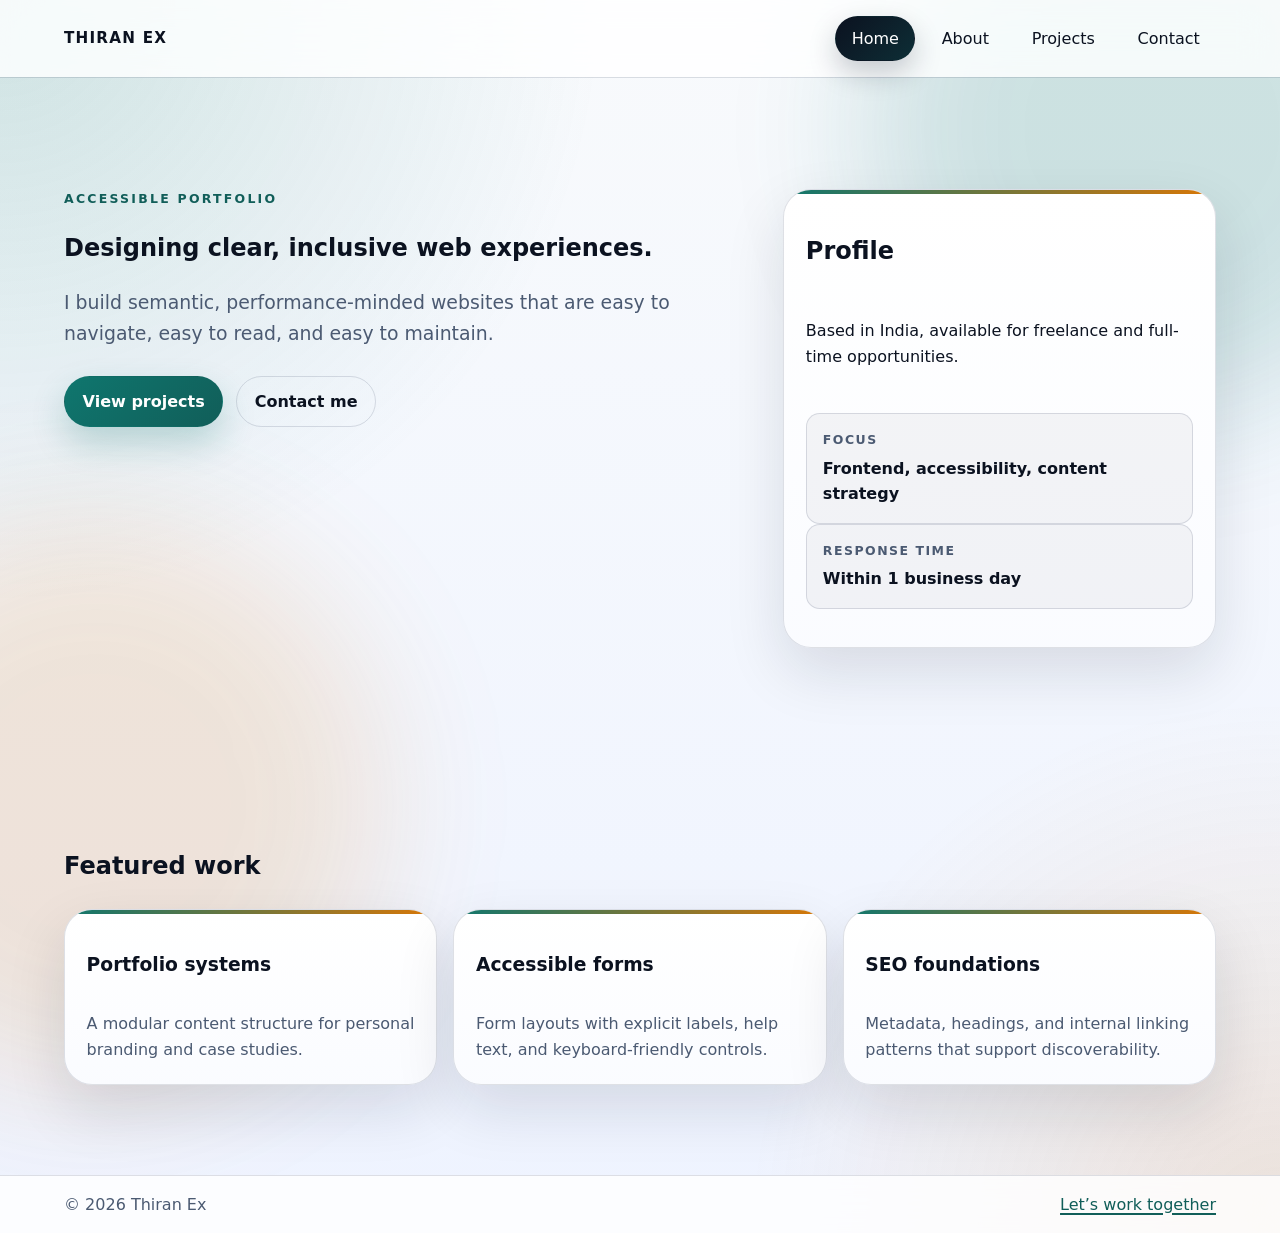
<file: index.html>
<!doctype html>
<html lang="en">
<head>
  <meta charset="utf-8">
  <meta name="viewport" content="width=device-width, initial-scale=1">
  <title>Thiran Ex | Accessible Portfolio</title>
  <meta name="description" content="Accessible, SEO-friendly personal portfolio for Thiran Ex featuring selected work, experience, and contact details.">
  <meta name="robots" content="index, follow">
  <meta name="theme-color" content="#0f172a">
  <link rel="canonical" href="https://thiranex-portfolio.example/">
  <meta property="og:type" content="website">
  <meta property="og:title" content="Thiran Ex | Accessible Portfolio">
  <meta property="og:description" content="Accessible, semantic personal portfolio website with a clear structure and a fully labeled contact form.">
  <meta property="og:url" content="https://thiranex-portfolio.example/">
  <link rel="stylesheet" href="styles.css">
</head>
<body>
  <a class="skip-link" href="#main-content">Skip to main content</a>

  <header class="site-header" role="banner">
    <div class="container header-inner">
      <a class="brand" href="index.html" aria-label="Thiran Ex home">Thiran Ex</a>
      <nav class="site-nav" aria-label="Primary">
        <ul class="nav-list" role="list">
          <li><a aria-current="page" href="index.html">Home</a></li>
          <li><a href="about.html">About</a></li>
          <li><a href="projects.html">Projects</a></li>
          <li><a href="contact.html">Contact</a></li>
        </ul>
      </nav>
    </div>
  </header>

  <main id="main-content">
    <section class="hero section" aria-labelledby="hero-title">
      <div class="container hero-grid">
        <div>
          <p class="eyebrow">Accessible portfolio</p>
          <h1 id="hero-title">Designing clear, inclusive web experiences.</h1>
          <p class="lead">I build semantic, performance-minded websites that are easy to navigate, easy to read, and easy to maintain.</p>
          <div class="button-row" aria-label="Primary calls to action">
            <a class="button button-primary" href="projects.html">View projects</a>
            <a class="button button-secondary" href="contact.html">Contact me</a>
          </div>
        </div>
        <aside class="hero-card" aria-labelledby="profile-title">
          <h2 id="profile-title">Profile</h2>
          <p>Based in India, available for freelance and full-time opportunities.</p>
          <dl class="stats" aria-label="Quick facts">
            <div>
              <dt>Focus</dt>
              <dd>Frontend, accessibility, content strategy</dd>
            </div>
            <div>
              <dt>Response time</dt>
              <dd>Within 1 business day</dd>
            </div>
          </dl>
        </aside>
      </div>
    </section>

    <section class="section" aria-labelledby="featured-title">
      <div class="container">
        <h2 id="featured-title">Featured work</h2>
        <div class="card-grid">
          <article class="card">
            <h3>Portfolio systems</h3>
            <p>A modular content structure for personal branding and case studies.</p>
          </article>
          <article class="card">
            <h3>Accessible forms</h3>
            <p>Form layouts with explicit labels, help text, and keyboard-friendly controls.</p>
          </article>
          <article class="card">
            <h3>SEO foundations</h3>
            <p>Metadata, headings, and internal linking patterns that support discoverability.</p>
          </article>
        </div>
      </div>
    </section>
  </main>

  <footer class="site-footer" role="contentinfo">
    <div class="container footer-inner">
      <p>© 2026 Thiran Ex</p>
      <p><a href="contact.html">Let’s work together</a></p>
    </div>
  </footer>
</body>
</html>
</file>
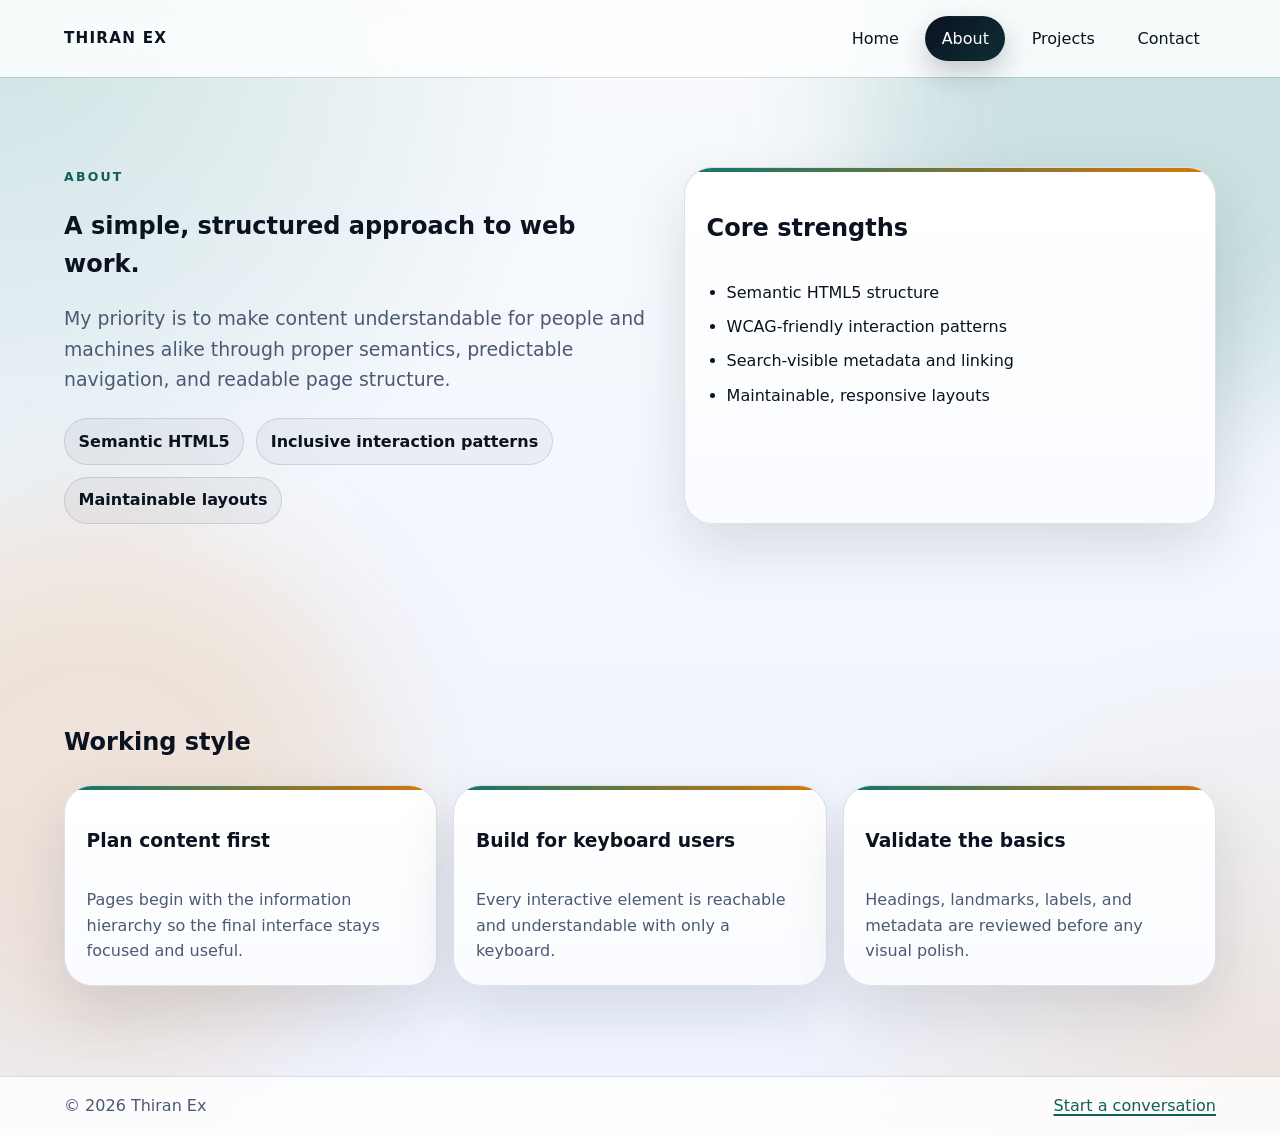
<file: about.html>
<!doctype html>
<html lang="en">
<head>
  <meta charset="utf-8">
  <meta name="viewport" content="width=device-width, initial-scale=1">
  <title>About | Thiran Ex</title>
  <meta name="description" content="Learn more about Thiran Ex, a detail-oriented web creator focused on semantic HTML, accessibility, and SEO.">
  <meta name="robots" content="index, follow">
  <meta name="theme-color" content="#0f172a">
  <link rel="canonical" href="https://thiranex-portfolio.example/about.html">
  <meta property="og:type" content="website">
  <meta property="og:title" content="About | Thiran Ex">
  <meta property="og:description" content="Background, skills, and approach for an accessible portfolio website.">
  <meta property="og:url" content="https://thiranex-portfolio.example/about.html">
  <link rel="stylesheet" href="styles.css">
</head>
<body>
  <a class="skip-link" href="#main-content">Skip to main content</a>

  <header class="site-header" role="banner">
    <div class="container header-inner">
      <a class="brand" href="index.html" aria-label="Thiran Ex home">Thiran Ex</a>
      <nav class="site-nav" aria-label="Primary">
        <ul class="nav-list" role="list">
          <li><a href="index.html">Home</a></li>
          <li><a aria-current="page" href="about.html">About</a></li>
          <li><a href="projects.html">Projects</a></li>
          <li><a href="contact.html">Contact</a></li>
        </ul>
      </nav>
    </div>
  </header>

  <main id="main-content">
    <section class="section" aria-labelledby="about-title">
      <div class="container two-column">
        <div>
          <p class="eyebrow">About</p>
          <h1 id="about-title">A simple, structured approach to web work.</h1>
          <p class="lead">My priority is to make content understandable for people and machines alike through proper semantics, predictable navigation, and readable page structure.</p>
          <ul class="feature-pills" role="list" aria-label="Core strengths summary">
            <li>Semantic HTML5</li>
            <li>Inclusive interaction patterns</li>
            <li>Maintainable layouts</li>
          </ul>
        </div>
        <aside class="hero-card" aria-labelledby="skills-title">
          <h2 id="skills-title">Core strengths</h2>
          <ul class="checklist">
            <li>Semantic HTML5 structure</li>
            <li>WCAG-friendly interaction patterns</li>
            <li>Search-visible metadata and linking</li>
            <li>Maintainable, responsive layouts</li>
          </ul>
        </aside>
      </div>
    </section>

    <section class="section" aria-labelledby="process-title">
      <div class="container">
        <h2 id="process-title">Working style</h2>
        <div class="card-grid">
          <article class="card">
            <h3>Plan content first</h3>
            <p>Pages begin with the information hierarchy so the final interface stays focused and useful.</p>
          </article>
          <article class="card">
            <h3>Build for keyboard users</h3>
            <p>Every interactive element is reachable and understandable with only a keyboard.</p>
          </article>
          <article class="card">
            <h3>Validate the basics</h3>
            <p>Headings, landmarks, labels, and metadata are reviewed before any visual polish.</p>
          </article>
        </div>
      </div>
    </section>
  </main>

  <footer class="site-footer" role="contentinfo">
    <div class="container footer-inner">
      <p>© 2026 Thiran Ex</p>
      <p><a href="contact.html">Start a conversation</a></p>
    </div>
  </footer>
</body>
</html>
</file>
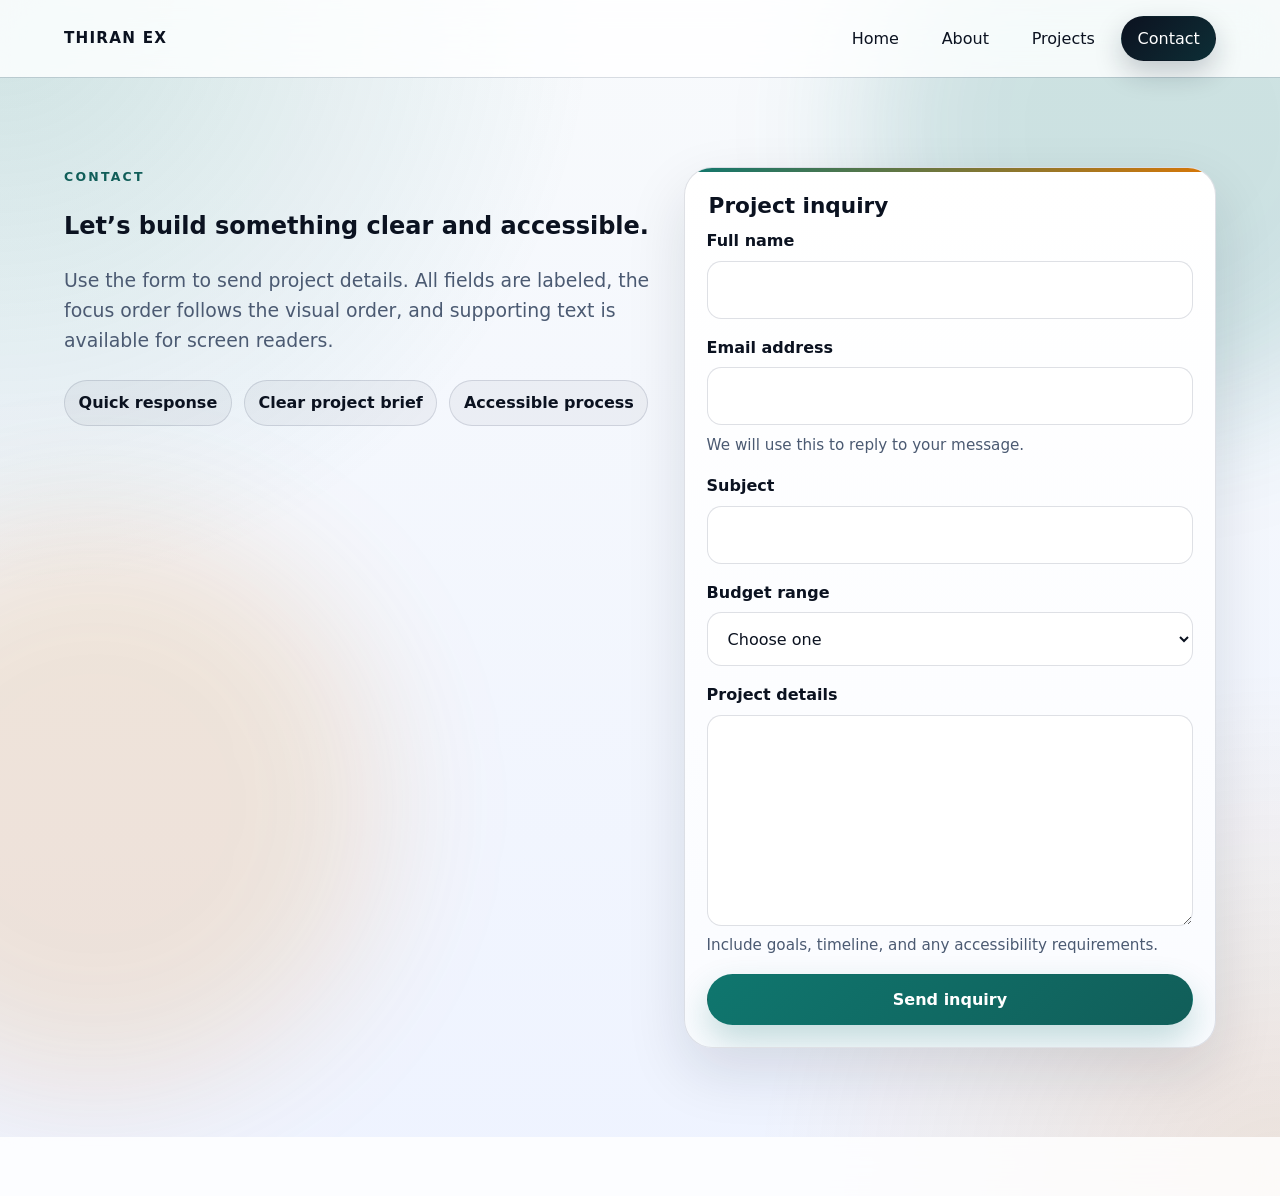
<file: contact.html>
<!doctype html>
<html lang="en">
<head>
  <meta charset="utf-8">
  <meta name="viewport" content="width=device-width, initial-scale=1">
  <title>Contact | Thiran Ex</title>
  <meta name="description" content="Contact Thiran Ex using an accessible, tab-navigable form with clear labels and helpful instructions.">
  <meta name="robots" content="index, follow">
  <meta name="theme-color" content="#0f172a">
  <link rel="canonical" href="https://thiranex-portfolio.example/contact.html">
  <meta property="og:type" content="website">
  <meta property="og:title" content="Contact | Thiran Ex">
  <meta property="og:description" content="Reach out through an accessible contact form.">
  <meta property="og:url" content="https://thiranex-portfolio.example/contact.html">
  <link rel="stylesheet" href="styles.css">
</head>
<body>
  <a class="skip-link" href="#main-content">Skip to main content</a>

  <header class="site-header" role="banner">
    <div class="container header-inner">
      <a class="brand" href="index.html" aria-label="Thiran Ex home">Thiran Ex</a>
      <nav class="site-nav" aria-label="Primary">
        <ul class="nav-list" role="list">
          <li><a href="index.html">Home</a></li>
          <li><a href="about.html">About</a></li>
          <li><a href="projects.html">Projects</a></li>
          <li><a aria-current="page" href="contact.html">Contact</a></li>
        </ul>
      </nav>
    </div>
  </header>

  <main id="main-content">
    <section class="section" aria-labelledby="contact-title">
      <div class="container contact-layout">
        <div>
          <p class="eyebrow">Contact</p>
          <h1 id="contact-title">Let’s build something clear and accessible.</h1>
          <p class="lead">Use the form to send project details. All fields are labeled, the focus order follows the visual order, and supporting text is available for screen readers.</p>
          <ul class="feature-pills" role="list" aria-label="Contact highlights">
            <li>Quick response</li>
            <li>Clear project brief</li>
            <li>Accessible process</li>
          </ul>
        </div>

        <form class="contact-form" aria-labelledby="contact-form-title">
          <fieldset>
            <legend id="contact-form-title">Project inquiry</legend>

            <div class="field">
              <label for="name">Full name</label>
              <input id="name" name="name" type="text" autocomplete="name" required>
            </div>

            <div class="field">
              <label for="email">Email address</label>
              <input id="email" name="email" type="email" autocomplete="email" required aria-describedby="email-help">
              <p class="help-text" id="email-help">We will use this to reply to your message.</p>
            </div>

            <div class="field">
              <label for="subject">Subject</label>
              <input id="subject" name="subject" type="text" required>
            </div>

            <div class="field">
              <label for="budget">Budget range</label>
              <select id="budget" name="budget" required>
                <option value="">Choose one</option>
                <option>Under $1,000</option>
                <option>$1,000 - $5,000</option>
                <option>$5,000 - $10,000</option>
                <option>$10,000+</option>
              </select>
            </div>

            <div class="field">
              <label for="message">Project details</label>
              <textarea id="message" name="message" rows="7" required aria-describedby="message-help"></textarea>
              <p class="help-text" id="message-help">Include goals, timeline, and any accessibility requirements.</p>
            </div>

            <button class="button button-primary" type="submit">Send inquiry</button>
          </fieldset>
        </form>
      </div>
    </section>
  </main>

  <footer class="site-footer" role="contentinfo">
    <div class="container footer-inner">
      <p>© 2026 Thiran Ex</p>
      <p><a href="mailto:hello@thiranex-portfolio.example">hello@thiranex-portfolio.example</a></p>
    </div>
  </footer>
</body>
</html>
</file>
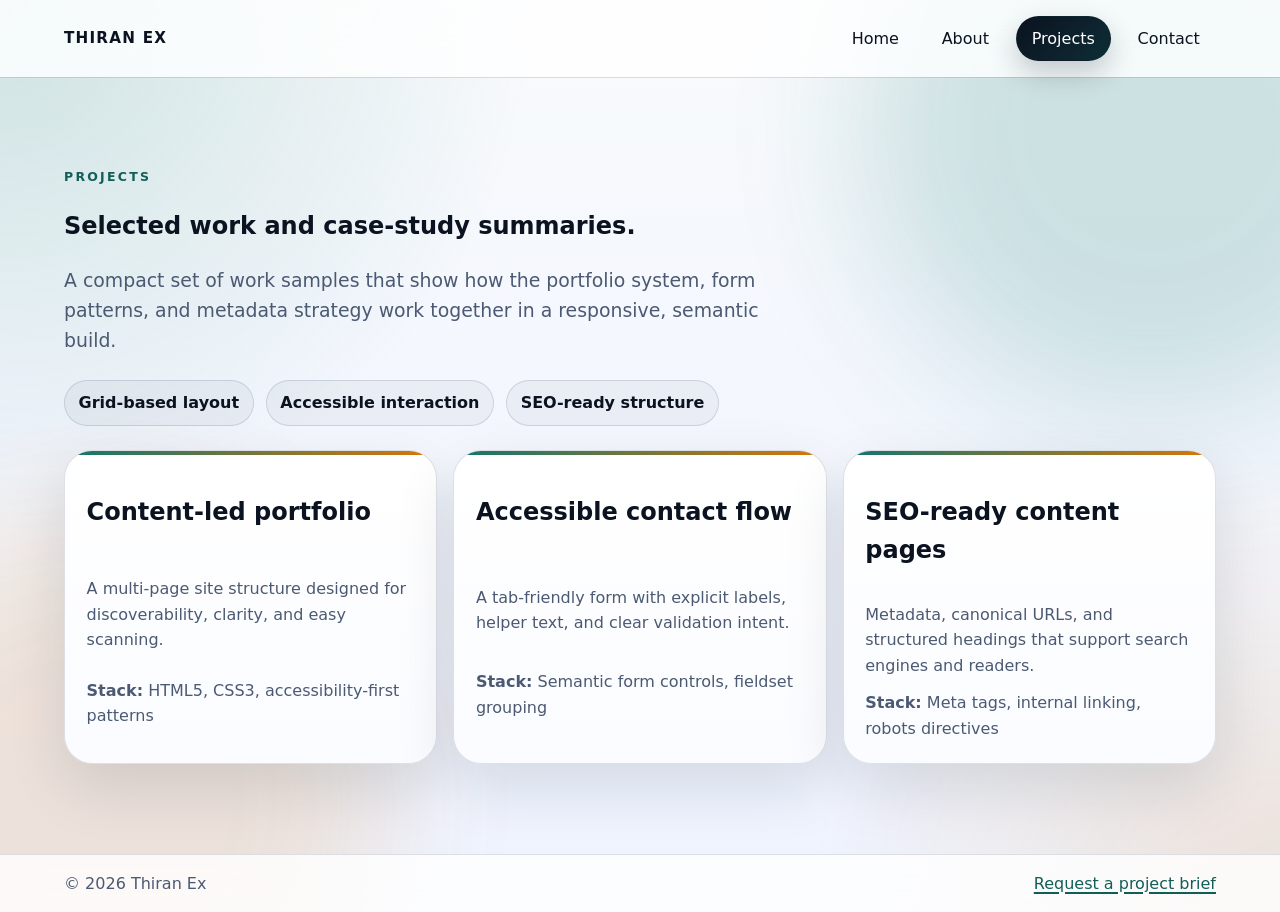
<file: projects.html>
<!doctype html>
<html lang="en">
<head>
  <meta charset="utf-8">
  <meta name="viewport" content="width=device-width, initial-scale=1">
  <title>Projects | Thiran Ex</title>
  <meta name="description" content="Selected accessible portfolio projects from Thiran Ex, presented with clear structure and SEO-friendly headings.">
  <meta name="robots" content="index, follow">
  <meta name="theme-color" content="#0f172a">
  <link rel="canonical" href="https://thiranex-portfolio.example/projects.html">
  <meta property="og:type" content="website">
  <meta property="og:title" content="Projects | Thiran Ex">
  <meta property="og:description" content="Selected work highlights and project summaries.">
  <meta property="og:url" content="https://thiranex-portfolio.example/projects.html">
  <link rel="stylesheet" href="styles.css">
</head>
<body>
  <a class="skip-link" href="#main-content">Skip to main content</a>

  <header class="site-header" role="banner">
    <div class="container header-inner">
      <a class="brand" href="index.html" aria-label="Thiran Ex home">Thiran Ex</a>
      <nav class="site-nav" aria-label="Primary">
        <ul class="nav-list" role="list">
          <li><a href="index.html">Home</a></li>
          <li><a href="about.html">About</a></li>
          <li><a aria-current="page" href="projects.html">Projects</a></li>
          <li><a href="contact.html">Contact</a></li>
        </ul>
      </nav>
    </div>
  </header>

  <main id="main-content">
    <section class="section" aria-labelledby="projects-title">
      <div class="container">
        <p class="eyebrow">Projects</p>
        <h1 id="projects-title">Selected work and case-study summaries.</h1>
        <p class="lead">A compact set of work samples that show how the portfolio system, form patterns, and metadata strategy work together in a responsive, semantic build.</p>
        <ul class="feature-pills" role="list" aria-label="Project highlights">
          <li>Grid-based layout</li>
          <li>Accessible interaction</li>
          <li>SEO-ready structure</li>
        </ul>
        <div class="card-grid project-grid">
          <article class="card">
            <h2>Content-led portfolio</h2>
            <p>A multi-page site structure designed for discoverability, clarity, and easy scanning.</p>
            <p><strong>Stack:</strong> HTML5, CSS3, accessibility-first patterns</p>
          </article>
          <article class="card">
            <h2>Accessible contact flow</h2>
            <p>A tab-friendly form with explicit labels, helper text, and clear validation intent.</p>
            <p><strong>Stack:</strong> Semantic form controls, fieldset grouping</p>
          </article>
          <article class="card">
            <h2>SEO-ready content pages</h2>
            <p>Metadata, canonical URLs, and structured headings that support search engines and readers.</p>
            <p><strong>Stack:</strong> Meta tags, internal linking, robots directives</p>
          </article>
        </div>
      </div>
    </section>
  </main>

  <footer class="site-footer" role="contentinfo">
    <div class="container footer-inner">
      <p>© 2026 Thiran Ex</p>
      <p><a href="contact.html">Request a project brief</a></p>
    </div>
  </footer>
</body>
</html>
</file>
<file: styles.css>
:root {
  color-scheme: light dark;
  --bg: #eef3ff;
  --bg-alt: #f8fafc;
  --surface: rgba(255, 255, 255, 0.82);
  --surface-strong: #ffffff;
  --surface-muted: rgba(15, 23, 42, 0.04);
  --text: #0b1220;
  --muted: #4b5a72;
  --border: rgba(72, 86, 112, 0.18);
  --accent: #0f766e;
  --accent-strong: #115e59;
  --accent-soft: rgba(15, 118, 110, 0.12);
  --accent-warm: #d97706;
  --focus: #2563eb;
  --shadow: 0 24px 60px rgba(15, 23, 42, 0.12);
  --shadow-strong: 0 32px 80px rgba(15, 23, 42, 0.18);
  --radius-sm: 0.85rem;
  --radius: 1.25rem;
  --radius-lg: 1.75rem;
  --container: 72rem;
}

@media (prefers-color-scheme: dark) {
  :root {
    --bg: #07111d;
    --bg-alt: #0d1726;
    --surface: rgba(9, 16, 29, 0.82);
    --surface-strong: #0f1b2f;
    --surface-muted: rgba(255, 255, 255, 0.05);
    --text: #eff6ff;
    --muted: #9fb0ca;
    --border: rgba(148, 163, 184, 0.2);
    --accent: #34d399;
    --accent-strong: #2dd4bf;
    --accent-soft: rgba(52, 211, 153, 0.14);
    --accent-warm: #f59e0b;
    --focus: #93c5fd;
    --shadow: 0 24px 70px rgba(0, 0, 0, 0.35);
    --shadow-strong: 0 32px 90px rgba(0, 0, 0, 0.46);
  }
}

* {
  box-sizing: border-box;
}

html {
  scroll-behavior: smooth;
  background: var(--bg);
}

body {
  margin: 0;
  min-height: 100vh;
  font-family: "Segoe UI Variable", "Segoe UI", system-ui, -apple-system, BlinkMacSystemFont, sans-serif;
  line-height: 1.6;
  color: var(--text);
  background:
    radial-gradient(circle at top left, color-mix(in srgb, var(--accent) 18%, transparent), transparent 34%),
    radial-gradient(circle at bottom right, color-mix(in srgb, var(--accent-warm) 15%, transparent), transparent 30%),
    linear-gradient(180deg, var(--bg-alt) 0%, var(--bg) 100%);
  overflow-x: hidden;
  position: relative;
  isolation: isolate;
}

body::before,
body::after {
  content: "";
  position: fixed;
  inset: auto;
  width: min(36rem, 55vw);
  height: min(36rem, 55vw);
  border-radius: 50%;
  filter: blur(70px);
  opacity: 0.6;
  pointer-events: none;
  z-index: -1;
}

body::before {
  top: -10rem;
  right: -10rem;
  background: color-mix(in srgb, var(--accent) 30%, transparent);
}

body::after {
  bottom: -12rem;
  left: -12rem;
  background: color-mix(in srgb, var(--accent-warm) 24%, transparent);
}

img {
  max-width: 100%;
  display: block;
}

a {
  color: var(--accent-strong);
  text-decoration-thickness: 0.12em;
  text-underline-offset: 0.18em;
  transition: color 180ms ease, background-color 180ms ease, border-color 180ms ease, transform 180ms ease, box-shadow 180ms ease;
}

a:hover {
  color: var(--accent);
}

a:focus-visible,
button:focus-visible,
input:focus-visible,
select:focus-visible,
textarea:focus-visible {
  outline: 3px solid var(--focus);
  outline-offset: 3px;
}

.skip-link {
  position: absolute;
  top: 0;
  left: 0;
  transform: translateY(-140%);
  background: var(--text);
  color: var(--bg-alt);
  padding: 0.75rem 1rem;
  z-index: 1000;
  border-bottom-right-radius: 0.75rem;
  text-decoration: none;
}

.skip-link:focus {
  transform: translateY(0);
}

.container {
  width: min(100% - 1.5rem, var(--container));
  margin-inline: auto;
}

.site-header,
.site-footer {
  background: var(--surface);
  backdrop-filter: blur(18px) saturate(150%);
  -webkit-backdrop-filter: blur(18px) saturate(150%);
  border-color: var(--border);
}

.site-header {
  position: sticky;
  top: 0;
  z-index: 20;
  box-shadow: 0 1px 0 var(--border);
}

.site-footer {
  border-top: 1px solid var(--border);
  border-bottom: 0;
}

.header-inner,
.footer-inner {
  display: flex;
  align-items: center;
  justify-content: space-between;
  gap: 1rem;
  padding: 1rem 0;
  flex-wrap: wrap;
}

.brand {
  font-weight: 900;
  letter-spacing: 0.08em;
  text-transform: uppercase;
  text-decoration: none;
  color: var(--text);
  font-size: 0.95rem;
  white-space: nowrap;
}

.site-nav {
  margin-inline-start: auto;
}

.nav-list {
  display: flex;
  flex-wrap: wrap;
  gap: 0.65rem;
  padding: 0;
  margin: 0;
  list-style: none;
}

.nav-list a {
  display: inline-flex;
  align-items: center;
  min-height: 2.75rem;
  padding: 0.55rem 0.95rem;
  border-radius: 999px;
  text-decoration: none;
  color: var(--text);
  border: 1px solid transparent;
}

.nav-list a:hover {
  background: var(--surface-muted);
  border-color: var(--border);
}

.nav-list a[aria-current="page"] {
  background: linear-gradient(135deg, var(--text), color-mix(in srgb, var(--text) 72%, var(--accent) 28%));
  color: #fff;
  box-shadow: 0 12px 28px rgba(15, 23, 42, 0.22);
}

.section {
  padding: clamp(3rem, 7vw, 6rem) 0;
}

.hero {
  padding-top: clamp(3.5rem, 9vw, 7rem);
}

.hero-grid,
.two-column,
.contact-layout {
  display: grid;
  gap: clamp(1.25rem, 3vw, 2rem);
  align-items: start;
}

.hero-grid {
  grid-template-columns: minmax(0, 1.35fr) minmax(18rem, 0.85fr);
}

.two-column,
.contact-layout {
  grid-template-columns: minmax(0, 1.05fr) minmax(20rem, 0.95fr);
}

.hero h1,
  padding-top: clamp(3rem, 8vw, 6rem);
  padding-bottom: clamp(1.5rem, 4vw, 2.5rem);
  margin: 0;
  font-size: clamp(2.8rem, 6vw, 5.5rem);
  line-height: 0.95;
  letter-spacing: -0.06em;
  text-wrap: balance;
}

h2,
h3,
legend {
  line-height: 1.15;
  text-wrap: balance;
}

.eyebrow {
  margin: 0 0 0.85rem;
  text-transform: uppercase;
  letter-spacing: 0.18em;
  font-size: 0.78rem;
  font-weight: 800;
  color: var(--accent-strong);
}

.lead {
  font-size: clamp(1.05rem, 2vw, 1.18rem);
  color: var(--muted);
  max-width: 62ch;
  margin: 1.25rem 0 0;
}

.feature-pills {
  display: flex;
  flex-wrap: wrap;
  gap: 0.75rem;
  padding: 0;
  margin: 1.5rem 0 0;
  list-style: none;
}

.feature-pills li {
  padding: 0.6rem 0.85rem;
  border-radius: 999px;
  background: var(--surface-muted);
  border: 1px solid var(--border);
  color: var(--text);
  font-weight: 600;
}

.hero-card,
.card,
.contact-form {
  background: linear-gradient(180deg, var(--surface-strong), color-mix(in srgb, var(--surface-strong) 72%, var(--bg) 28%));
  border: 1px solid var(--border);
  border-radius: var(--radius-lg);
  box-shadow: var(--shadow);
  position: relative;
  overflow: hidden;
}

.hero-card::before,
.card::before,
.contact-form::before {
  content: "";
  position: absolute;
  inset: 0 auto auto 0;
  width: 100%;
  height: 0.25rem;
  background: linear-gradient(90deg, var(--accent), var(--accent-warm));
}

.hero-card,
.card {
  padding: 1.35rem;
}

.hero-card {
  display: grid;
  gap: 0.75rem;
  align-self: stretch;
  align-content: start;
}

.hero-card h2,
.card h2,
.card h3,
  align-self: start;
  margin: 0;
}

.stats {
  display: grid;
  gap: 1rem;
  margin: 0.5rem 0 0;
  grid-template-columns: repeat(2, minmax(0, 1fr));
}

.stats div {
  padding: 1rem;
  border-radius: var(--radius-sm);
  background: var(--surface-muted);
  border: 1px solid var(--border);
}

.stats dt {
  font-size: 0.78rem;
  text-transform: uppercase;
  letter-spacing: 0.12em;
  font-weight: 800;
  color: var(--muted);
  margin-bottom: 0.35rem;
}

.stats dd {
  margin: 0;
  font-weight: 600;
  color: var(--text);
}

.card-grid {
  display: grid;
  gap: 1rem;
  grid-template-columns: 1fr;
  margin-top: 1.5rem;
}

.card {
  display: grid;
  gap: 0.75rem;
}

.card p {
  margin: 0;
  color: var(--muted);
}

.button-row {
  display: flex;
  flex-wrap: wrap;
  gap: 0.8rem;
  margin-top: 1.75rem;
}

.button {
  display: inline-flex;
  align-items: center;
  justify-content: center;
  min-height: 2.9rem;
  padding: 0.75rem 1.1rem;
  border-radius: 999px;
  border: 1px solid transparent;
  font: inherit;
  font-weight: 700;
  text-decoration: none;
  cursor: pointer;
  transform: translateY(0);
}

.button-primary {
  background: linear-gradient(135deg, var(--accent), var(--accent-strong));
  color: #fff;
  box-shadow: 0 16px 34px rgba(15, 118, 110, 0.24);
}

.button-primary:hover {
  transform: translateY(-1px);
  box-shadow: 0 20px 38px rgba(15, 118, 110, 0.28);
  color: #fff;
}

.button-secondary {
  background: transparent;
  border-color: var(--border);
  color: var(--text);
}

.button-secondary:hover {
  background: var(--surface-muted);
}

.button:active {
  transform: translateY(1px);
}

.checklist {
  margin: 0;
  padding-left: 1.25rem;
}

.checklist li + li {
  margin-top: 0.55rem;
}

.contact-form {
  padding: 1.35rem;
}

.contact-form fieldset {
  margin: 0;
  padding: 0;
  border: 0;
  display: grid;
  gap: 1rem;
}

.contact-form legend {
  font-size: 1.35rem;
  font-weight: 800;
  margin-bottom: 0.25rem;
}

.field {
  display: grid;
  gap: 0.45rem;
  margin-bottom: 0;
}

label {
  font-weight: 700;
}

input,
select,
textarea {
  width: 100%;
  padding: 0.95rem 1rem;
  border: 1px solid var(--border);
  border-radius: 0.9rem;
  font: inherit;
  background: var(--surface-strong);
  color: var(--text);
  box-shadow: inset 0 1px 0 rgba(255, 255, 255, 0.18);
  transition: border-color 180ms ease, box-shadow 180ms ease, background-color 180ms ease;
}

input:hover,
select:hover,
textarea:hover {
  border-color: color-mix(in srgb, var(--accent) 34%, var(--border));
}

textarea {
  resize: vertical;
  min-height: 12rem;
}

.help-text {
  margin: 0;
  color: var(--muted);
  font-size: 0.95rem;
}

.project-grid .card p:last-child {
  margin-bottom: 0;
}

.footer-inner {
  color: var(--muted);
}

.footer-inner p {
  margin: 0;
}

@media (min-width: 48rem) {
  .card-grid {
    grid-template-columns: repeat(2, minmax(0, 1fr));
  }
}

@media (min-width: 64rem) {
  .card-grid {
    grid-template-columns: repeat(3, minmax(0, 1fr));
  }

  .project-grid {
    grid-template-columns: repeat(3, minmax(0, 1fr));
  }

  .project-grid .card {
    grid-column: auto;
  }
}

@media (max-width: 40rem) {
  .header-inner,
  .footer-inner {
    justify-content: center;
    text-align: center;
  }

  .site-nav {
    width: 100%;
    margin-inline-start: 0;
  }

  .nav-list {
    justify-content: center;
  }

  .button-row {
    width: 100%;
  }

  .button {
    width: 100%;
  }

  .stats {
    grid-template-columns: 1fr;
  }
}

@media (prefers-reduced-motion: reduce) {
  html {
    scroll-behavior: auto;
  }

  *,
  *::before,
  *::after {
    animation-duration: 0.01ms !important;
    animation-iteration-count: 1 !important;
    transition-duration: 0.01ms !important;
    scroll-behavior: auto !important;
  }
}
</file>
